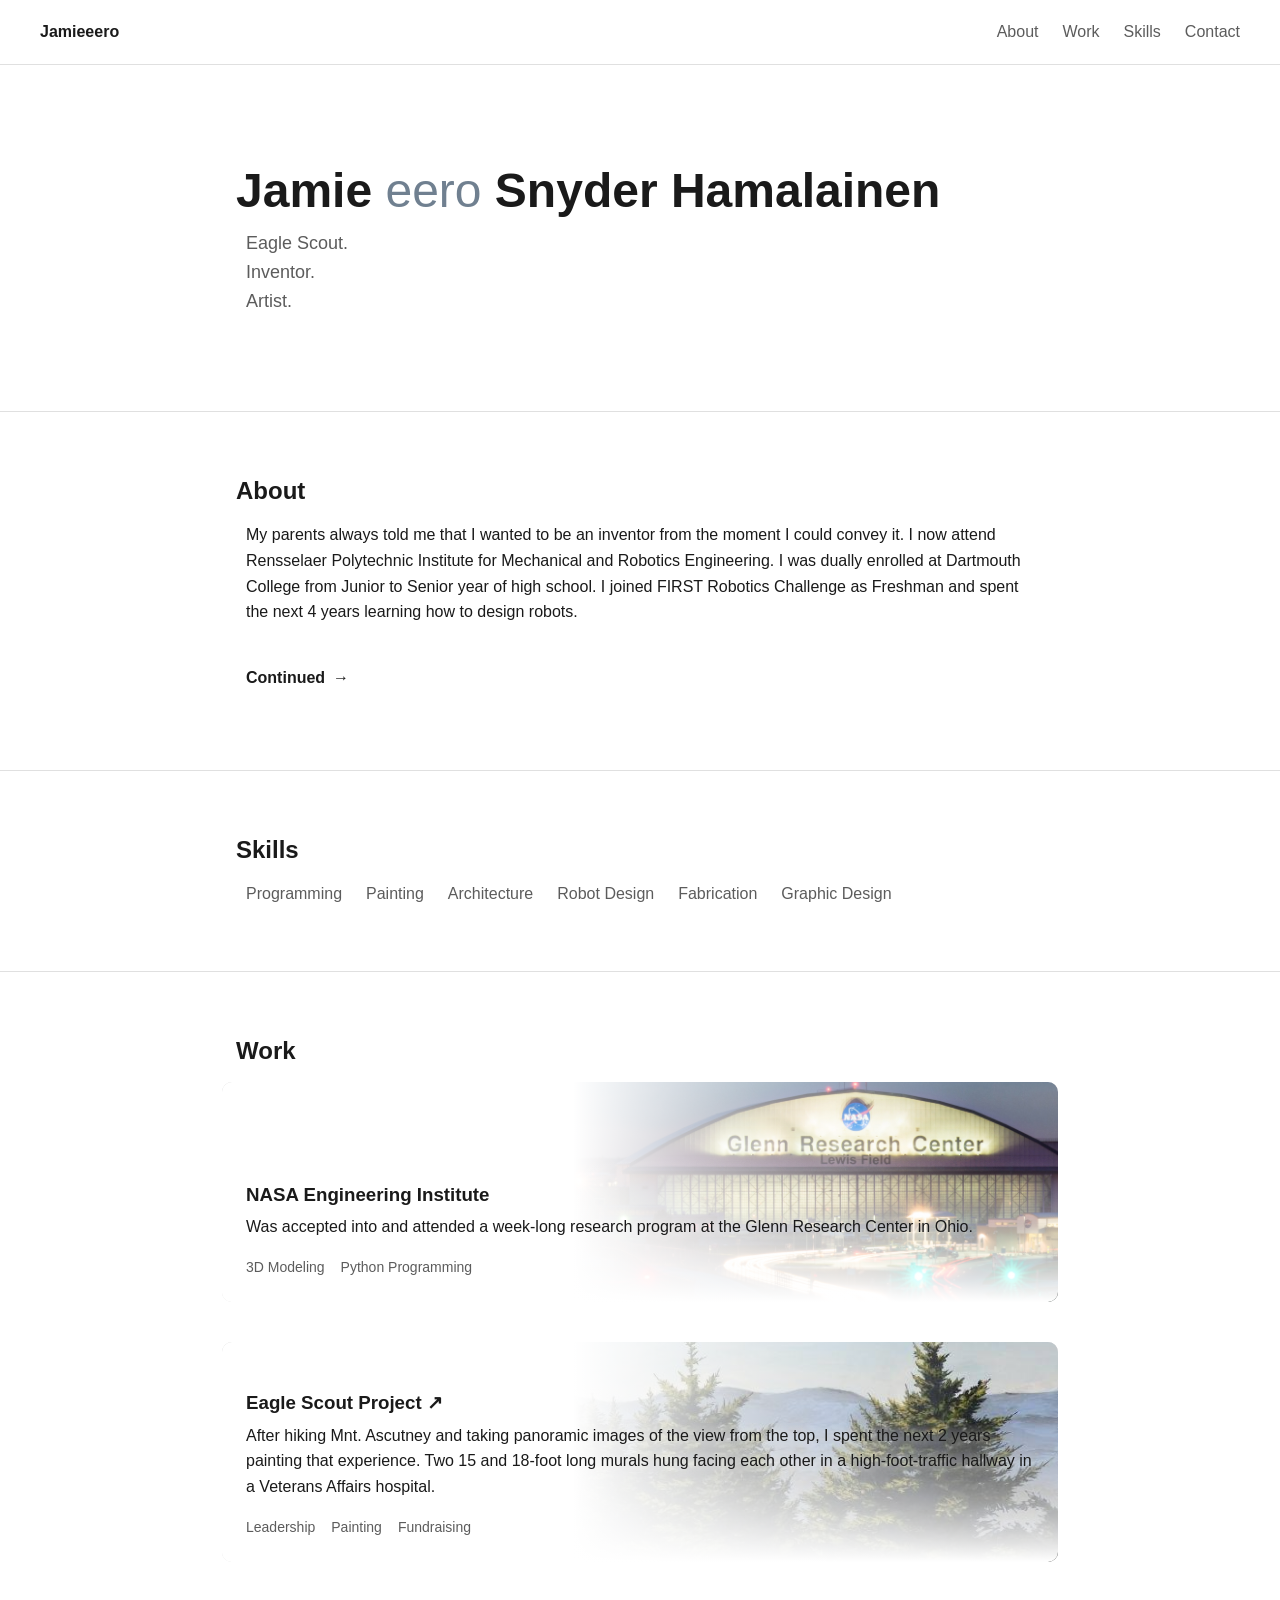
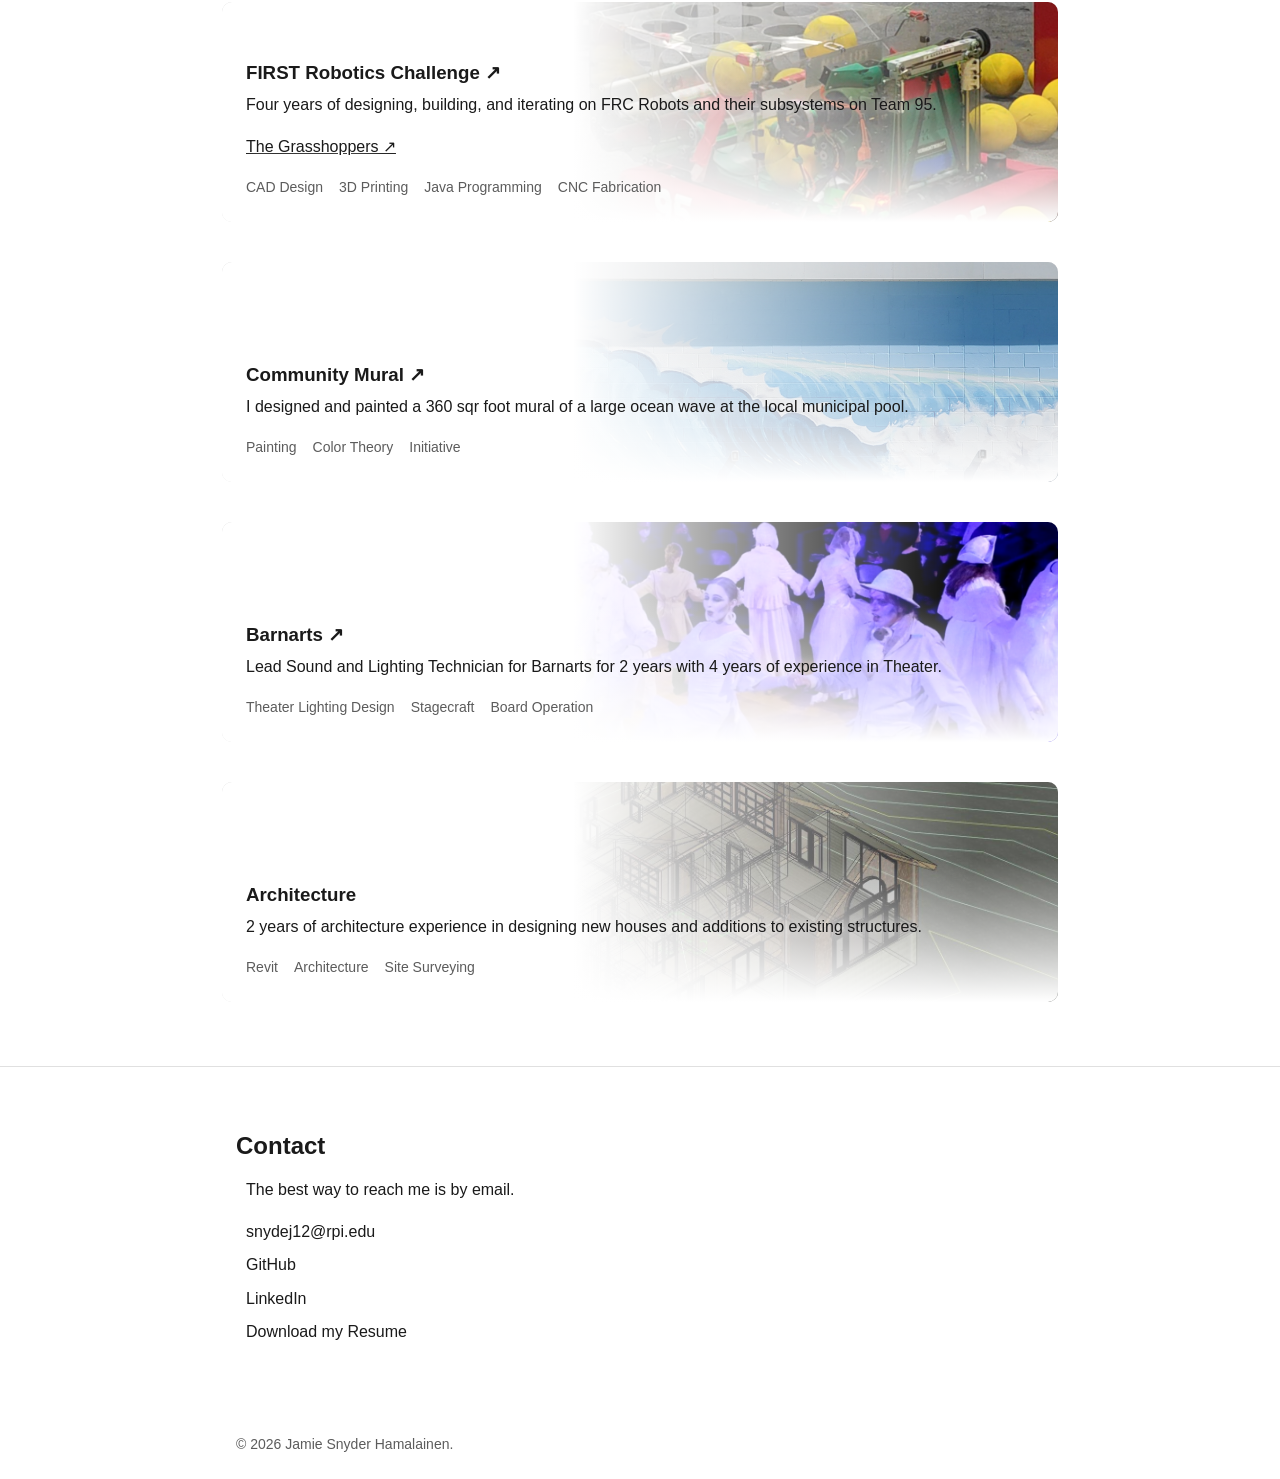
<file: index.html>
<!DOCTYPE html>
<html lang="en">
<head>
    <meta charset="UTF-8">
    <meta name="viewport" content="width=device-width, initial-scale=1.0">
    <title>Jamieeero — Portfolio</title>
    <meta name="description" content="Portfolio of Jamieeero Snyder Hamalainen.">
    <link rel="stylesheet" href="styles.css">
</head>
<body>

<a class="skip-link" href="#main">Skip to content</a>

<div class="scroll-progress" id="scrollProgress"></div>

<header class="site-header">
    <div class="header-inner">
        <a href="#" class="logo">Jamieeero</a>

        <div class="nav-cluster">
            <nav class="primary-nav" id="primaryNav">
                <ul>
                    <li><a href="about.html">About</a></li>
                    <li><a href="#work">Work</a></li>
                    <li><a href="#skills">Skills</a></li>
                    <li><a href="#contact">Contact</a></li>
                </ul>
            </nav>

            <button class="nav-toggle" id="navToggle" aria-expanded="false" aria-controls="primaryNav">
                <span class="nav-toggle-bar"></span>
                <span class="nav-toggle-bar"></span>
                <span class="nav-toggle-bar"></span>
                <span class="sr-only">Toggle menu</span>
            </button>
        </div>
    </div>
</header>

<main id="main">

    <section class="section hero" id="hero">
        <div class="container-title">
            <h1>Jamie <span style="color: slategrey; font-weight: 300;" >eero</span> Snyder Hamalainen</h1>
        </div>
        <div class="container">
            <p class="hero-subtitle">Eagle Scout.</p>
            <p class="hero-subtitle">Inventor.</p>
            <p class="hero-subtitle">Artist.</p>
        </div>
    </section>

    <section class="section" id="about">
        <div class="container-title">
            <h2>About</h2>
        </div>
        <div class="container">
            <p>
                My parents always told me that I wanted to be an inventor from the moment I could convey it. I now attend Rensselaer Polytechnic Institute
                for Mechanical and Robotics Engineering. I was dually enrolled at Dartmouth College from Junior to Senior year of high school. I joined
                FIRST Robotics Challenge as Freshman and spent the next 4 years learning how to design robots.
            </p>

            <a class="continue-link" href="about.html">
                Continued
                <span class="arrow" aria-hidden="true">→</span>
            </a>
        </div>
    </section>

    <section class="section" id="skills">
        <div class="container-title">
            <h2>Skills</h2>
        </div>
        <div class="container">
            <ul class="skills-list">
                <li>Programming</li>
                <li>Painting</li>
                <li>Architecture</li>
                <li>Robot Design</li>
                <li>Fabrication</li>
                <li>Graphic Design</li>
            </ul>
        </div>
    </section>

    <section class="section" id="work">
        <div class="container-title">
            <h2>Work</h2>
        </div>
        <div class="container">
            <div class="project-list">

                <article class="project reveal">
                    <div class="project-thumb">
                        <img src="media/glen.jpg" alt="" loading="lazy" onerror="this.parentElement.remove()">
                    </div>
                    <div class="project-body">
                        <h3><a href="">NASA Engineering Institute </a></h3>
                        <p>Was accepted into and attended a week-long research program at the Glenn Research Center in Ohio.</p>
                        <ul class="project-meta">
                            <li>3D Modeling</li>
                            <li>Python Programming</li>
                        </ul>
                    </div>
                </article>

                <article class="project reveal">
                    <div class="project-thumb">
                        <img src="media/VAMural.jpg" alt="" loading="lazy" onerror="this.parentElement.remove()">
                    </div>
                    <div class="project-body">
                        <h3><a href="eagleproject.html">Eagle Scout Project ↗</a></h3>
                        <p>After hiking Mnt. Ascutney and taking panoramic images of the view from the top, I spent the next 2 years painting that experience.
                            Two 15 and 18-foot long murals hung facing each other in a high-foot-traffic hallway in a Veterans Affairs hospital.
                        </p>
                        <ul class="project-meta">
                            <li>Leadership</li>
                            <li>Painting</li>
                            <li>Fundraising</li>
                        </ul>
                    </div>
                </article>

                <article class="project reveal">
                    <div class="project-thumb">
                        <img src="media/robotics.png" alt="" loading="lazy" onerror="this.parentElement.remove()">
                    </div>
                    <div class="project-body">
                        <h3><a href="https://www.firstinspires.org/programs/frc/" target="_blank">FIRST Robotics Challenge ↗</a></h3>
                        <p>Four years of designing, building, and iterating on FRC Robots and their subsystems on Team 95.</p>
                        <p><a href="https://www.frcteam95.com/" target="_blank">The Grasshoppers ↗</a></p>
                        <ul class="project-meta">
                            <li>CAD Design</li>
                            <li>3D Printing</li>
                            <li>Java Programming</li>
                            <li>CNC Fabrication</li>
                        </ul>
                    </div>
                </article>

                <article class="project reveal">
                    <div class="project-thumb">
                        <img src="media/poolmural.png" alt="" loading="lazy" onerror="this.parentElement.remove()">
                    </div>
                    <div class="project-body">
                        <h3><a href="poolmural.html">Community Mural ↗</a></h3>
                        <p>I designed and painted a 360 sqr foot mural of a large ocean wave at the local municipal pool.</p>
                        <ul class="project-meta">
                            <li>Painting</li>
                            <li>Color Theory</li>
                            <li>Initiative</li>
                        </ul>
                    </div>
                </article>

                <article class="project reveal">
                    <div class="project-thumb">
                        <img src="media/barnarts.png" alt="" loading="lazy" onerror="this.parentElement.remove()">
                    </div>
                    <div class="project-body">
                        <h3><a href="https://barnarts.org/" target="_blank">Barnarts ↗</a></h3>
                        <p>Lead Sound and Lighting Technician for Barnarts for 2 years with 4 years of experience in Theater.</p>
                        <ul class="project-meta">
                            <li>Theater Lighting Design</li>
                            <li>Stagecraft</li>
                            <li>Board Operation</li>
                        </ul>
                    </div>
                </article>


                <article class="project reveal">
                    <div class="project-thumb">
                        <img src="media/house.jpg" alt="" loading="lazy" onerror="this.parentElement.remove()">
                    </div>
                    <div class="project-body">
                        <h3><a href="">Architecture</a></h3>
                        <p>2 years of architecture experience in designing new houses and additions to existing structures.</p>
                        <ul class="project-meta">
                            <li>Revit</li>
                            <li>Architecture</li>
                            <li>Site Surveying</li>
                        </ul>
                    </div>
                </article>
            </div>
        </div>
    </section>


    <section class="section" id="contact">
        <div class="container-title">
            <h2>Contact</h2>
        </div>
        <div class="container">
            <p>The best way to reach me is by email.</p>
            <ul class="contact-list">
                <li><a href="mailto:snydej12@rpi.edu">snydej12@rpi.edu</a></li>
                <li><a href="https://github.com/jamieeero" target="_blank" rel="noopener noreferrer">GitHub</a></li>
                <li><a href="https://www.linkedin.com/in/jamie-snyder-hamalainen-904620434/" target="_blank" rel="noopener noreferrer">LinkedIn</a></li>
                <li><a href="media/Resume.pdf">Download my Resume</a></li>
            </ul>
        </div>
    </section>

</main>

<footer class="site-footer">
    <div class="container-title">
        <p>&copy; <span id="year"></span> Jamie Snyder Hamalainen.</p>
    </div>
</footer>

<script src="script.js"></script>
</body>
</html>
</file>
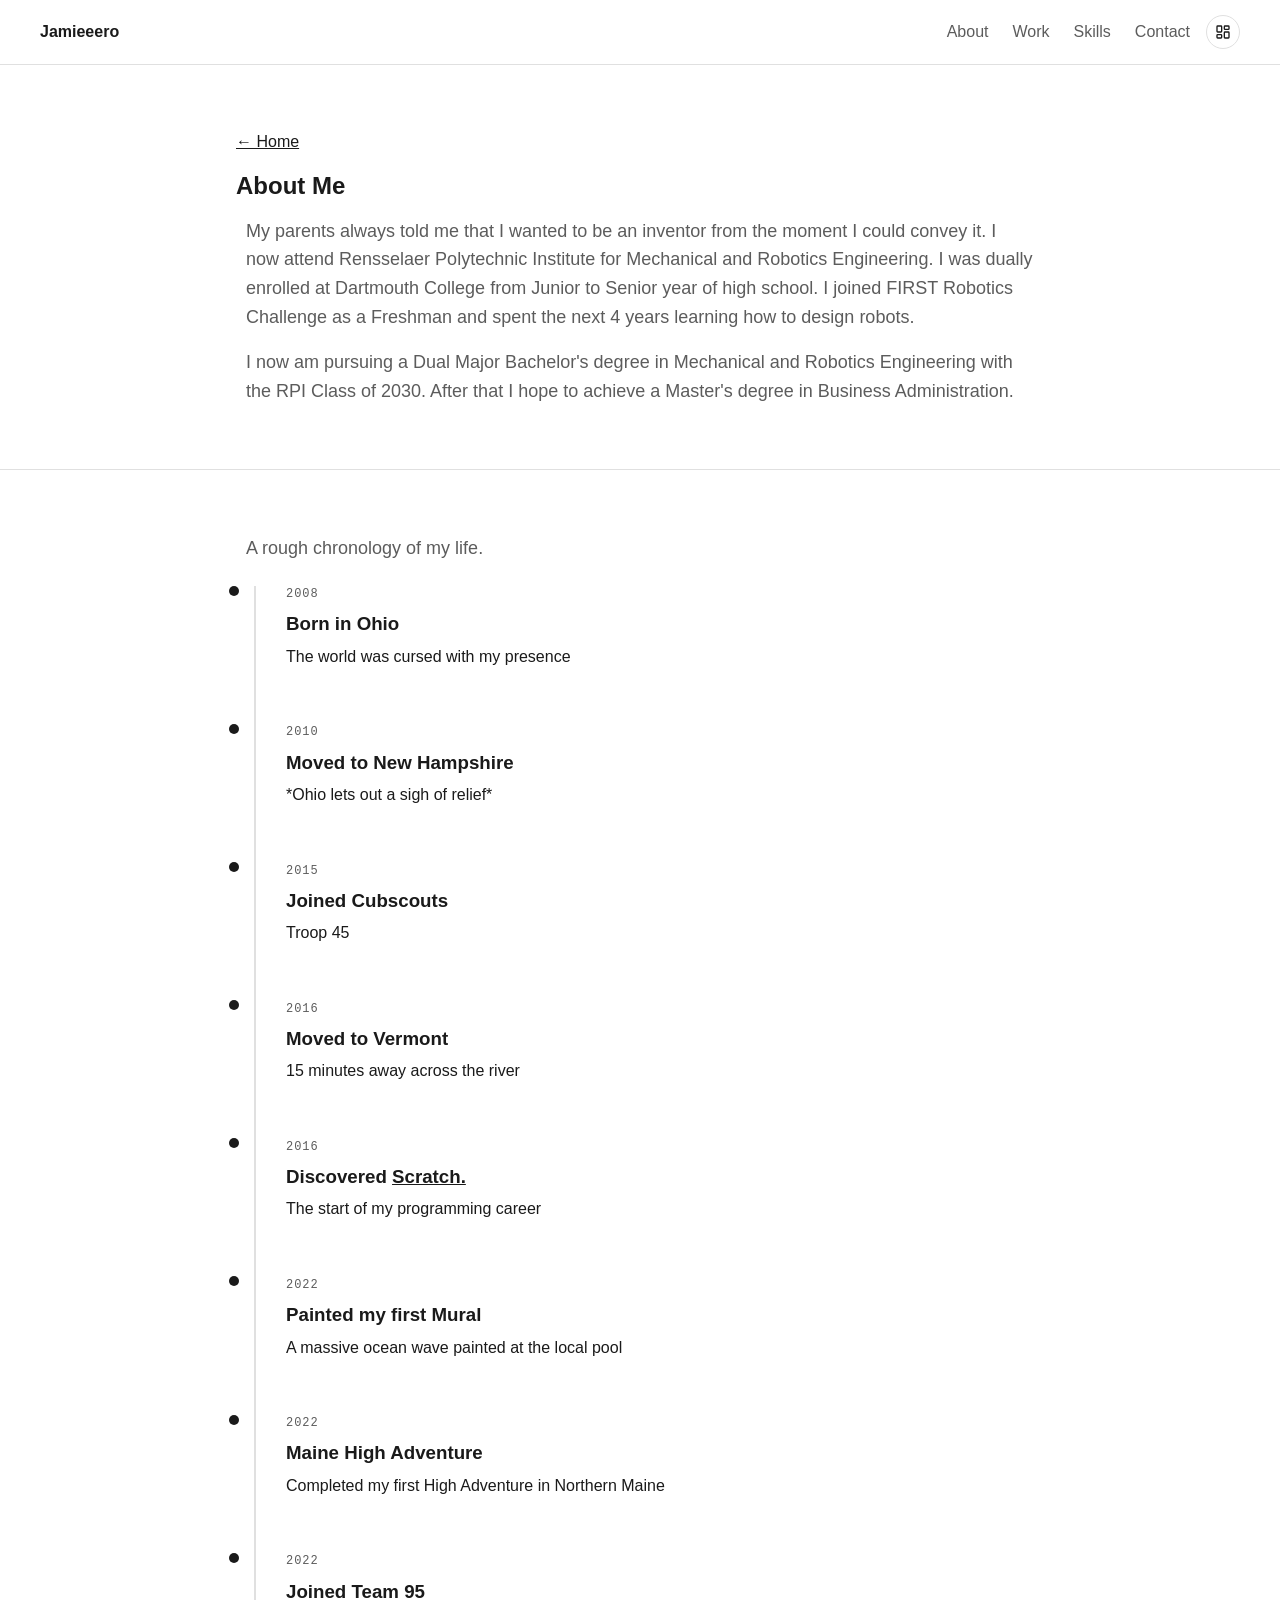
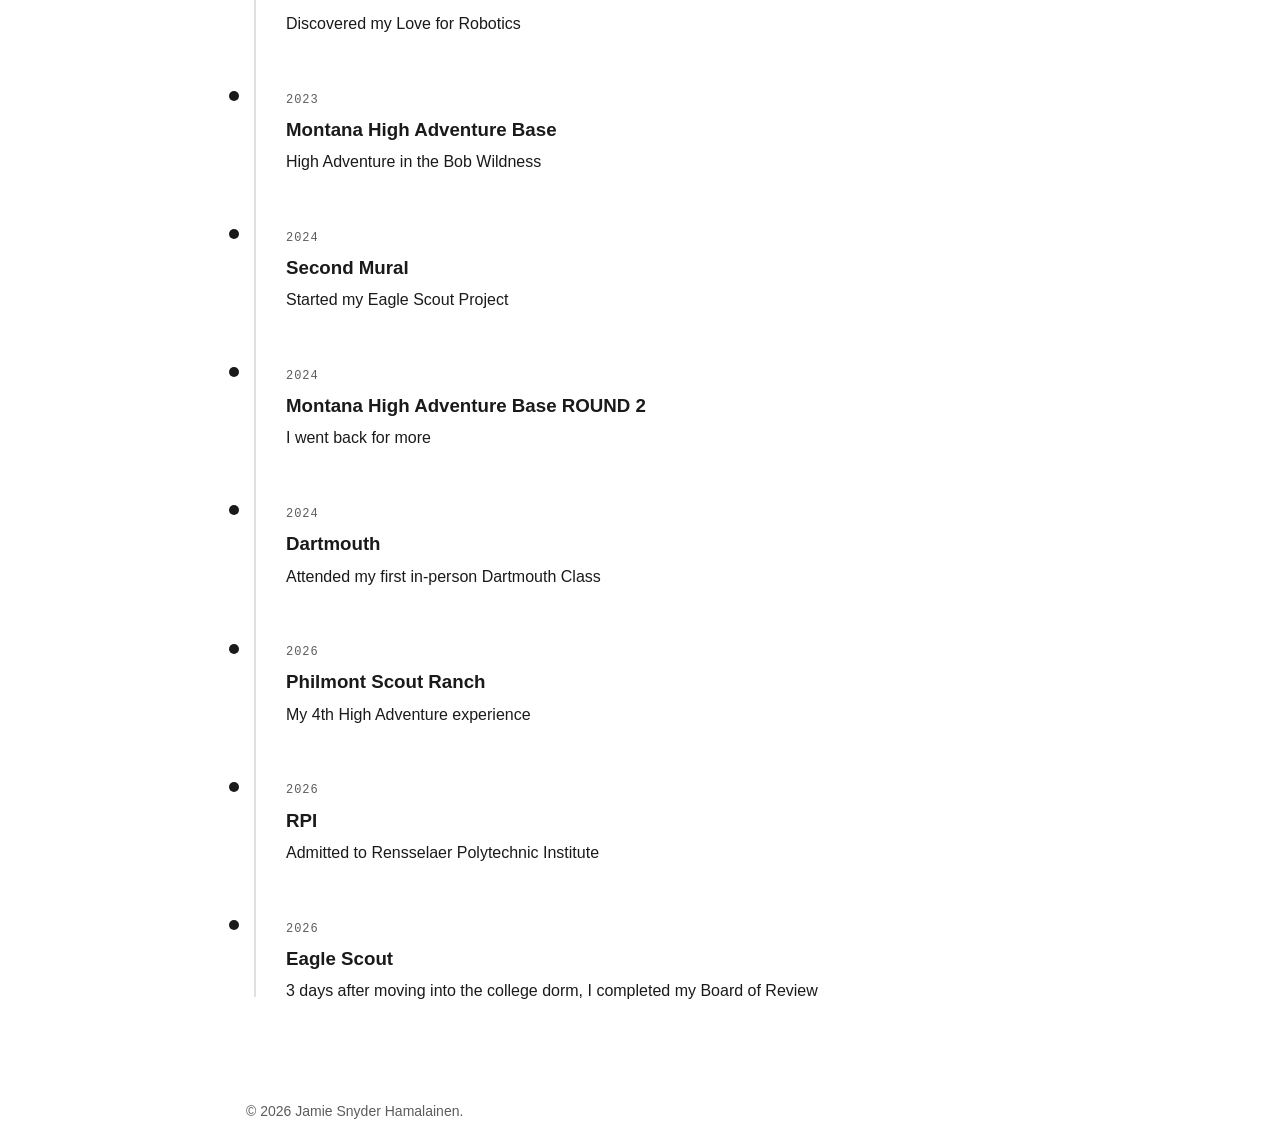
<file: about.html>
<!DOCTYPE html>
<html lang="en">
<head>
    <meta charset="UTF-8">
    <meta name="viewport" content="width=device-width, initial-scale=1.0">
    <title>About</title>
    <meta name="description" content="More Indepth About Page">
    <link rel="stylesheet" href="styles.css">
</head>
<body>

<a class="skip-link" href="#main">Skip to content</a>

<div class="scroll-progress" id="scrollProgress"></div>

<header class="site-header">
    <div class="header-inner">
        <a href="index.html" class="logo">Jamieeero</a>

        <div class="nav-cluster">
            <nav class="primary-nav" id="primaryNav">
                <ul>
                    <li><a href="about.html">About</a></li>
                    <li><a href="index.html#work">Work</a></li>
                    <li><a href="index.html#skills">Skills</a></li>
                    <li><a href="index.html#contact">Contact</a></li>
                </ul>
            </nav>

            <a class="dashboard-link" href="https://dashboard.jamieeero.com" aria-label="Open dashboard">
                <svg viewBox="0 0 24 24" fill="none" stroke="currentColor" stroke-width="2" stroke-linecap="round" stroke-linejoin="round" aria-hidden="true">
                    <rect width="7" height="9" x="3" y="3" rx="1"></rect>
                    <rect width="7" height="5" x="14" y="3" rx="1"></rect>
                    <rect width="7" height="9" x="14" y="12" rx="1"></rect>
                    <rect width="7" height="5" x="3" y="16" rx="1"></rect>
                </svg>
            </a>

            <button class="nav-toggle" id="navToggle" aria-expanded="false" aria-controls="primaryNav">
                <span class="nav-toggle-bar"></span>
                <span class="nav-toggle-bar"></span>
                <span class="nav-toggle-bar"></span>
                <span class="sr-only">Toggle menu</span>
            </button>
        </div>
    </div>
</header>

<main id="main">
    <section class="section" id="about-paragraph">
        <div class="container-title">
            <p class="back-link"><a href="index.html">&larr; Home</a></p>
            <h1>About Me</h1>
        </div>
        <div class="container">

            <p class="hero-subtitle">
                My parents always told me that I wanted to be an inventor from the moment I could convey it. I now attend Rensselaer Polytechnic Institute
                for Mechanical and Robotics Engineering. I was dually enrolled at Dartmouth College from Junior to Senior year of high school. I joined
                FIRST Robotics Challenge as a Freshman and spent the next 4 years learning how to design robots.
            </p>
            <p></p>
            <p class="hero-subtitle">
                I now am pursuing a Dual Major Bachelor's degree in Mechanical and Robotics Engineering with the RPI Class of 2030. After that I hope to
                achieve a Master's degree in Business Administration.
            </p>
        </div>
    </section>


    <section class="section" id="timeline">

        <div class="container">

            <p class="hero-subtitle">
                A rough chronology of my life.
            </p>
            <p></p>
            <p></p>
            <p></p>
        </div>


        <div class="container">
            <ol class="timeline">

                <li class="timeline-entry reveal">
                    <span class="timeline-era">2008</span>
                    <h3>Born in Ohio</h3>
                    <p>The world was cursed with my presence</p>
                </li>

                <li class="timeline-entry reveal">
                    <span class="timeline-era">2010</span>
                    <h3>Moved to New Hampshire</h3>
                    <p>*Ohio lets out a sigh of relief*</p>
                </li>

                <li class="timeline-entry reveal">
                    <span class="timeline-era">2015</span>
                    <h3>Joined Cubscouts</h3>
                    <p>Troop 45</p>
                </li>

                <li class="timeline-entry reveal">
                    <span class="timeline-era">2016</span>
                    <h3>Moved to Vermont</h3>
                    <p>15 minutes away across the river</p>
                </li>

                <li class="timeline-entry reveal">
                    <span class="timeline-era">2016</span>
                    <h3>Discovered <a href="https://scratch.mit.edu">Scratch.</a></h3>
                    <p>The start of my programming career</p>
                </li>


                <li class="timeline-entry reveal">
                    <span class="timeline-era">2022</span>
                    <h3>Painted my first Mural</h3>
                    <p>A massive ocean wave painted at the local pool</p>
                </li>

                <li class="timeline-entry reveal">
                    <span class="timeline-era">2022</span>
                    <h3>Maine High Adventure</h3>
                    <p>Completed my first High Adventure in Northern Maine</p>
                </li>

                <li class="timeline-entry reveal">
                    <span class="timeline-era">2022</span>
                    <h3>Joined Team 95</h3>
                    <p>Discovered my Love for Robotics</p>
                </li>

                <li class="timeline-entry reveal">
                    <span class="timeline-era">2023</span>
                    <h3>Montana High Adventure Base </h3>
                    <p>High Adventure in the Bob Wildness</p>
                </li>


                <li class="timeline-entry reveal">
                    <span class="timeline-era">2024</span>
                    <h3>Second Mural</h3>
                    <p>Started my Eagle Scout Project</p>
                </li>

                <li class="timeline-entry reveal">
                    <span class="timeline-era">2024</span>
                    <h3>Montana High Adventure Base ROUND 2</h3>
                    <p>I went back for more</p>
                </li>

                <li class="timeline-entry reveal">
                    <span class="timeline-era">2024</span>
                    <h3>Dartmouth</h3>
                    <p>Attended my first in-person Dartmouth Class</p>
                </li>

                <li class="timeline-entry reveal">
                    <span class="timeline-era">2026</span>
                    <h3>Philmont Scout Ranch</h3>
                    <p>My 4th High Adventure experience</p>
                </li>

                <li class="timeline-entry reveal">
                    <span class="timeline-era">2026</span>
                    <h3>RPI</h3>
                    <p>Admitted to Rensselaer Polytechnic Institute</p>
                </li>

                <li class="timeline-entry reveal">
                    <span class="timeline-era">2026</span>
                    <h3>Eagle Scout</h3>
                    <p>3 days after moving into the college dorm, I completed my Board of Review</p>
                </li>

            </ol>
        </div>
    </section>

</main>

<footer class="site-footer">
    <div class="container">
        <p>&copy; <span id="year"></span> Jamie Snyder Hamalainen.</p>
    </div>
</footer>

<script src="script.js"></script>
</body>
</html>
</file>
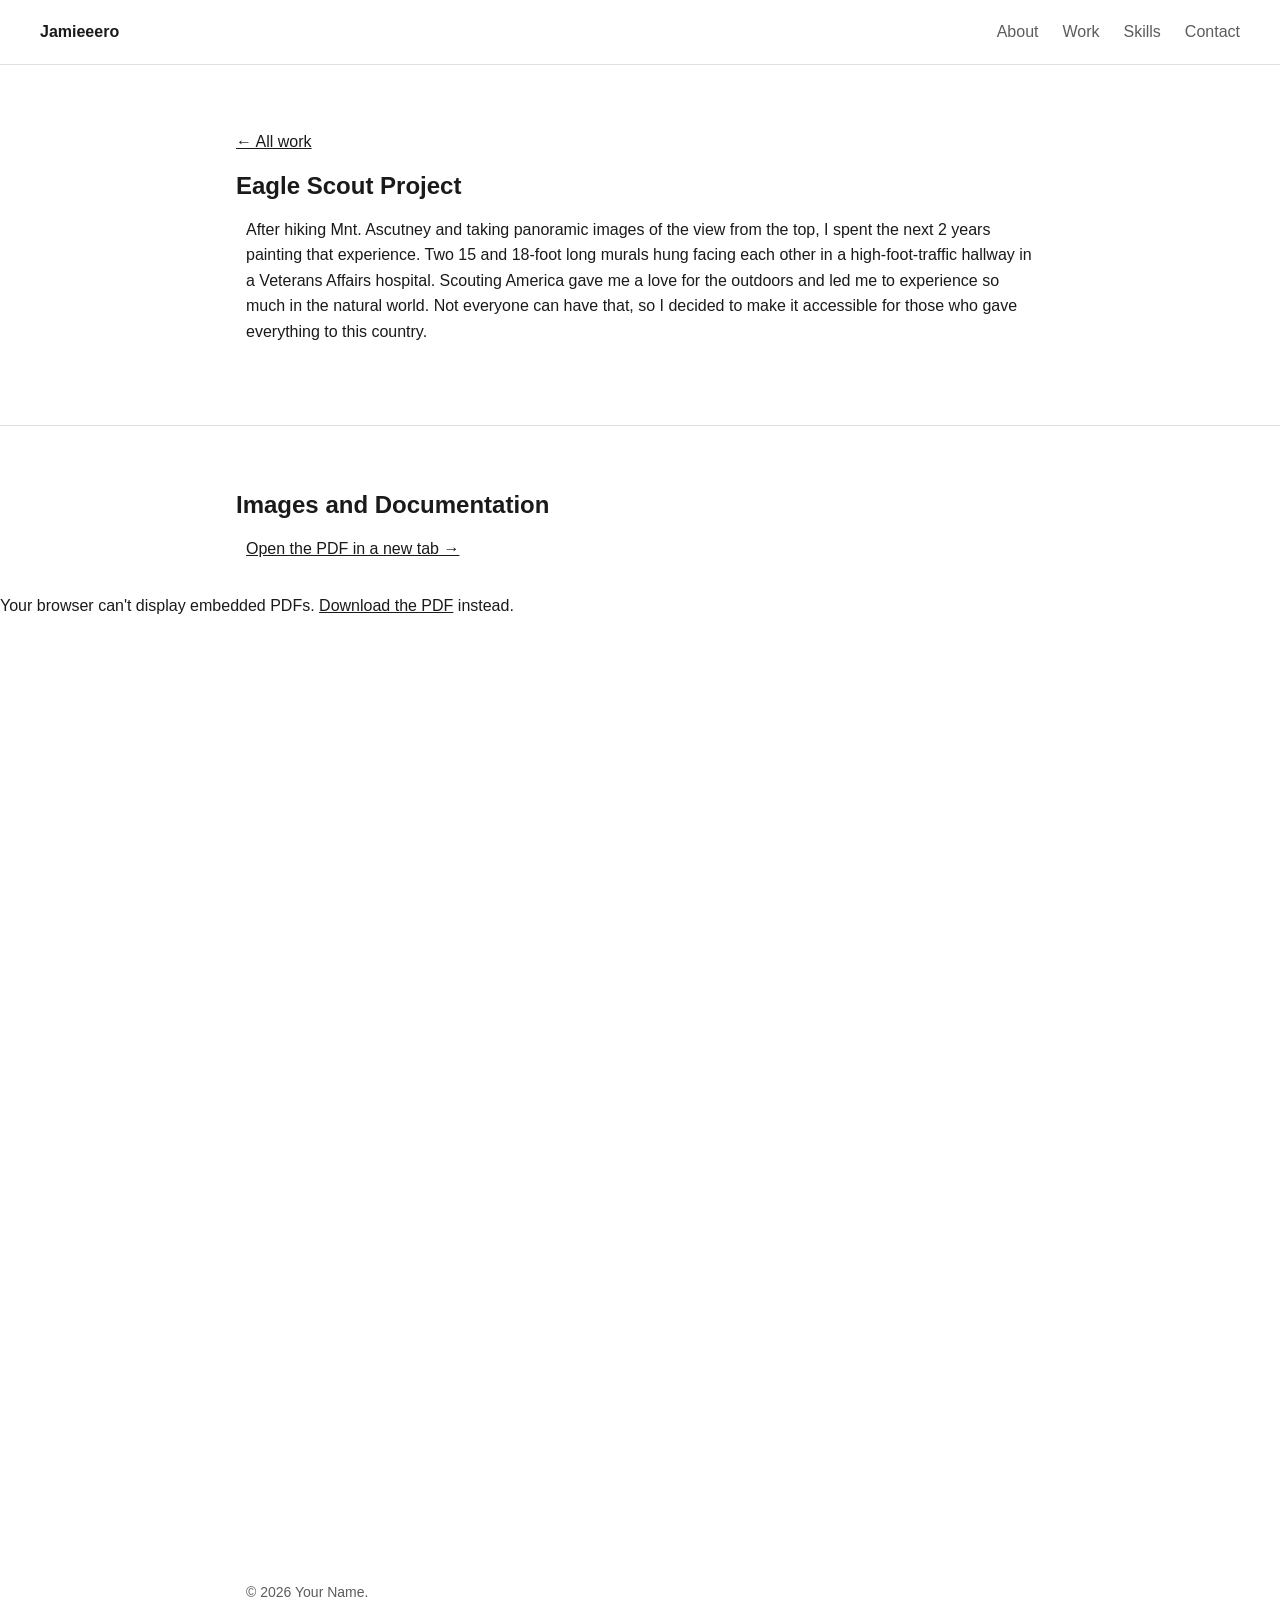
<file: eagleproject.html>
<!DOCTYPE html>
<html lang="en">
<head>
    <meta charset="UTF-8">
    <meta name="viewport" content="width=device-width, initial-scale=1.0">
    <title>Eagle Project</title>
    <meta name="description" content="My Eagle Scout Project">
    <link rel="stylesheet" href="styles.css">
</head>
<body>

<a class="skip-link" href="#main">Skip to content</a>

<header class="site-header">
    <div class="header-inner">
        <a href="index.html" class="logo">Jamieeero</a>

        <button class="nav-toggle" id="navToggle" aria-expanded="false" aria-controls="primaryNav">
            <span class="nav-toggle-bar"></span>
            <span class="nav-toggle-bar"></span>
            <span class="nav-toggle-bar"></span>
            <span class="sr-only">Toggle menu</span>
        </button>

        <nav class="primary-nav" id="primaryNav">
            <ul>
                <li><a href="about.html">About</a></li>
                <li><a href="index.html#work">Work</a></li>
                <li><a href="index.html#skills">Skills</a></li>
                <li><a href="index.html#contact">Contact</a></li>
            </ul>
        </nav>
    </div>
</header>

<main id="main">

    <!-- TITLE + ABSTRACT -->
    <section class="section" id="project-intro">
        <div class="container-title">
            <p class="back-link"><a href="index.html#work">&larr; All work</a></p>

            <h1>Eagle Scout Project</h1>
        </div>
        <div class="container">
            <p> After hiking Mnt. Ascutney and taking panoramic images of the view from the top, I spent the next 2 years painting that experience.
                Two 15 and 18-foot long murals hung facing each other in a high-foot-traffic hallway in a Veterans Affairs hospital. Scouting America
                gave me a love for the outdoors and led me to experience so much in the natural world. Not everyone can have that, so I decided to make
                it accessible for those who gave everything to this country.
            </p>
        </div>
    </section>

    <section class="section" id="project-pdf">
        <div class="container-title">
            <h2>Images and Documentation</h2>
        </div>
        <div class="container">
            <p class="pdf-toplink">
                <a href="media/EagleProject.pdf" target="_blank" rel="noopener noreferrer">Open the PDF in a new tab &rarr;</a>
            </p>
        </div>

        <div class="pdf-viewer">
            <object data="media/EagleProject.pdf#view=FitH" type="application/pdf" class="pdf-embed">
                <p class="pdf-fallback">
                    Your browser can't display embedded PDFs.
                    <a href="media/EagleProject.pdf">Download the PDF</a> instead.
                </p>
            </object>
        </div>
    </section>


</main>

<footer class="site-footer">
    <div class="container">
        <p>&copy; <span id="year"></span> Your Name.</p>
    </div>
</footer>

<script src="script.js"></script>
</body>
</html>
</file>
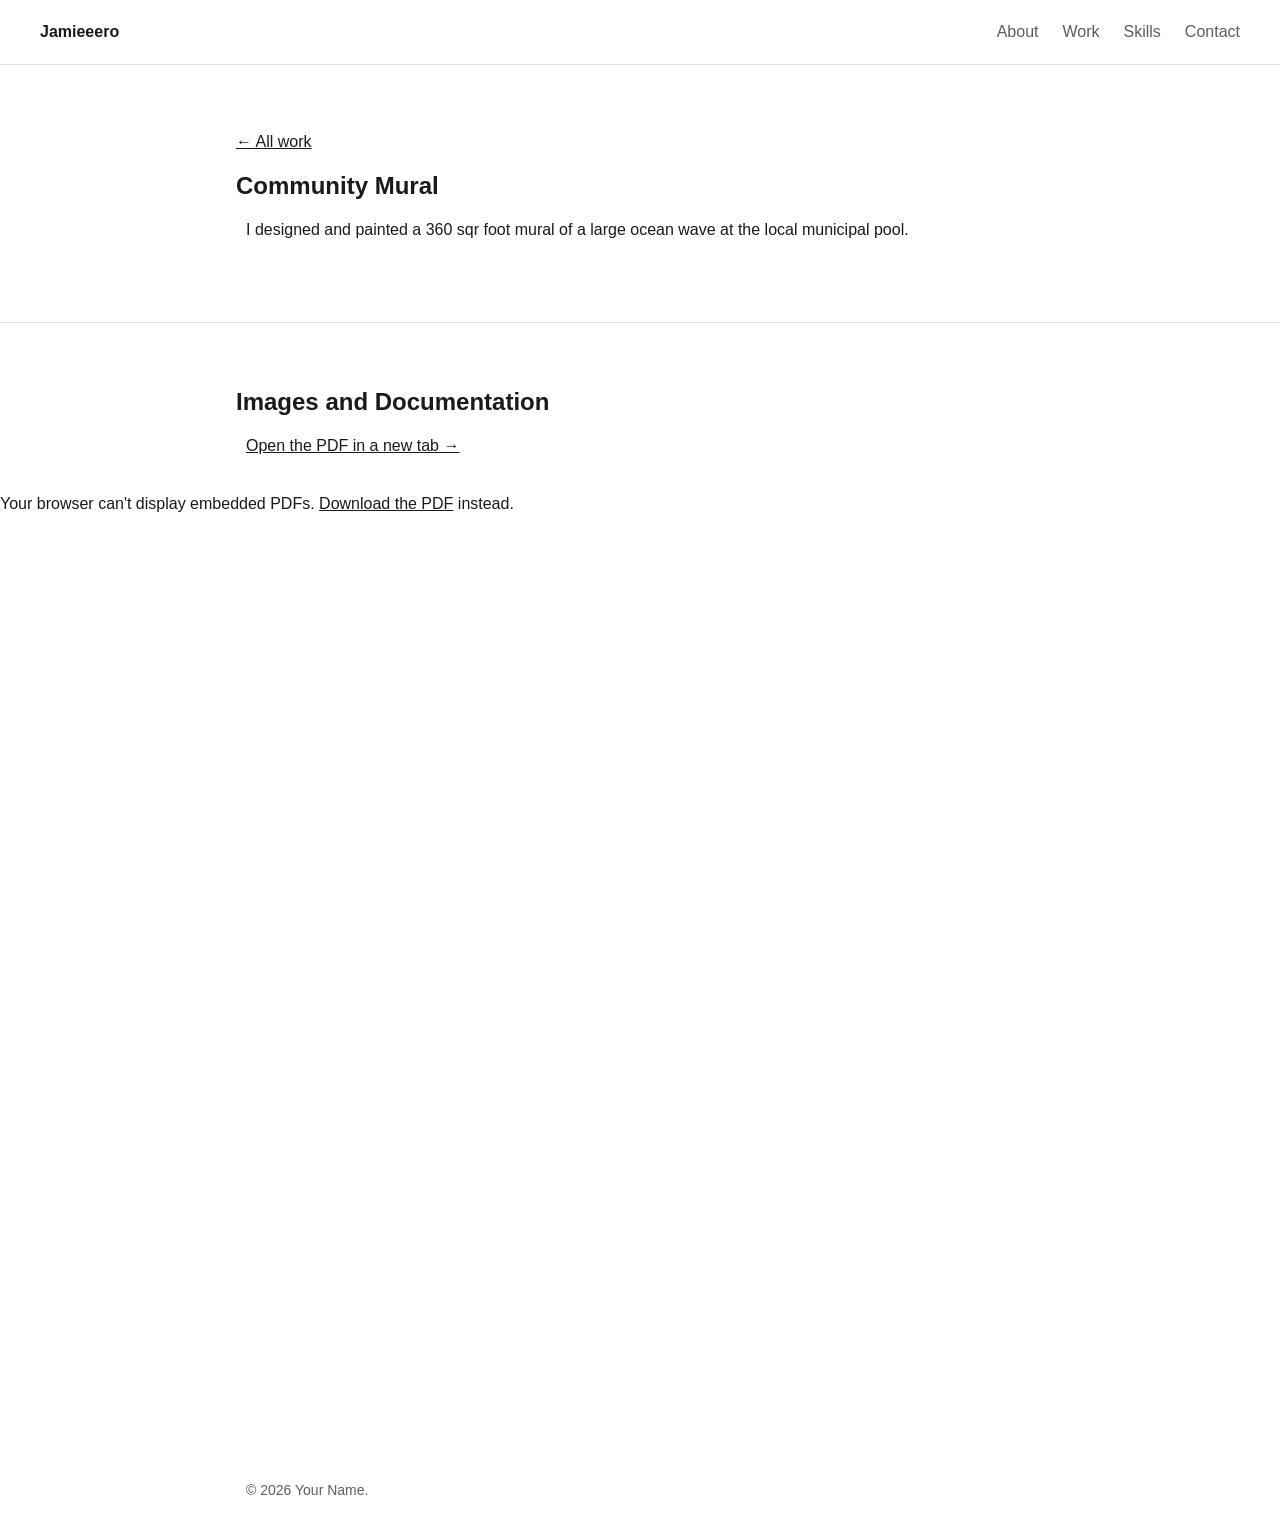
<file: poolmural.html>
<!DOCTYPE html>
<html lang="en">
<head>
    <meta charset="UTF-8">
    <meta name="viewport" content="width=device-width, initial-scale=1.0">
    <title>Community Mural</title>
    <meta name="description" content="Mural at Local Municipal Pool">
    <link rel="stylesheet" href="styles.css">
</head>
<body>

<a class="skip-link" href="#main">Skip to content</a>

<header class="site-header">
    <div class="header-inner">
        <a href="index.html" class="logo">Jamieeero</a>

        <button class="nav-toggle" id="navToggle" aria-expanded="false" aria-controls="primaryNav">
            <span class="nav-toggle-bar"></span>
            <span class="nav-toggle-bar"></span>
            <span class="nav-toggle-bar"></span>
            <span class="sr-only">Toggle menu</span>
        </button>

        <nav class="primary-nav" id="primaryNav">
            <ul>
                <li><a href="about.html">About</a></li>
                <li><a href="index.html#work">Work</a></li>
                <li><a href="index.html#skills">Skills</a></li>
                <li><a href="index.html#contact">Contact</a></li>
            </ul>
        </nav>
    </div>
</header>

<main id="main">

    <!-- TITLE + ABSTRACT -->
    <section class="section" id="project-intro">
        <div class="container-title">
            <p class="back-link"><a href="index.html#work">&larr; All work</a></p>

            <h1>Community Mural</h1>
        </div>
        <div class="container">
            <p> I designed and painted a 360 sqr foot mural of a large ocean wave at the local municipal pool.
            </p>
        </div>
    </section>

    <section class="section" id="project-pdf">
        <div class="container-title">
            <h2>Images and Documentation</h2>
        </div>
        <div class="container">
            <p class="pdf-toplink">
                <a href="media/poolmural.pdf" target="_blank" rel="noopener noreferrer">Open the PDF in a new tab &rarr;</a>
            </p>
        </div>

        <div class="pdf-viewer">
            <object data="media/poolmural.pdf#view=FitH" type="application/pdf" class="pdf-embed">
                <p class="pdf-fallback">
                    Your browser can't display embedded PDFs.
                    <a href="media/poolmural.pdf">Download the PDF</a> instead.
                </p>
            </object>
        </div>
    </section>

</main>

<footer class="site-footer">
    <div class="container">
        <p>&copy; <span id="year"></span> Your Name.</p>
    </div>
</footer>

<script src="script.js"></script>
</body>
</html>
</file>
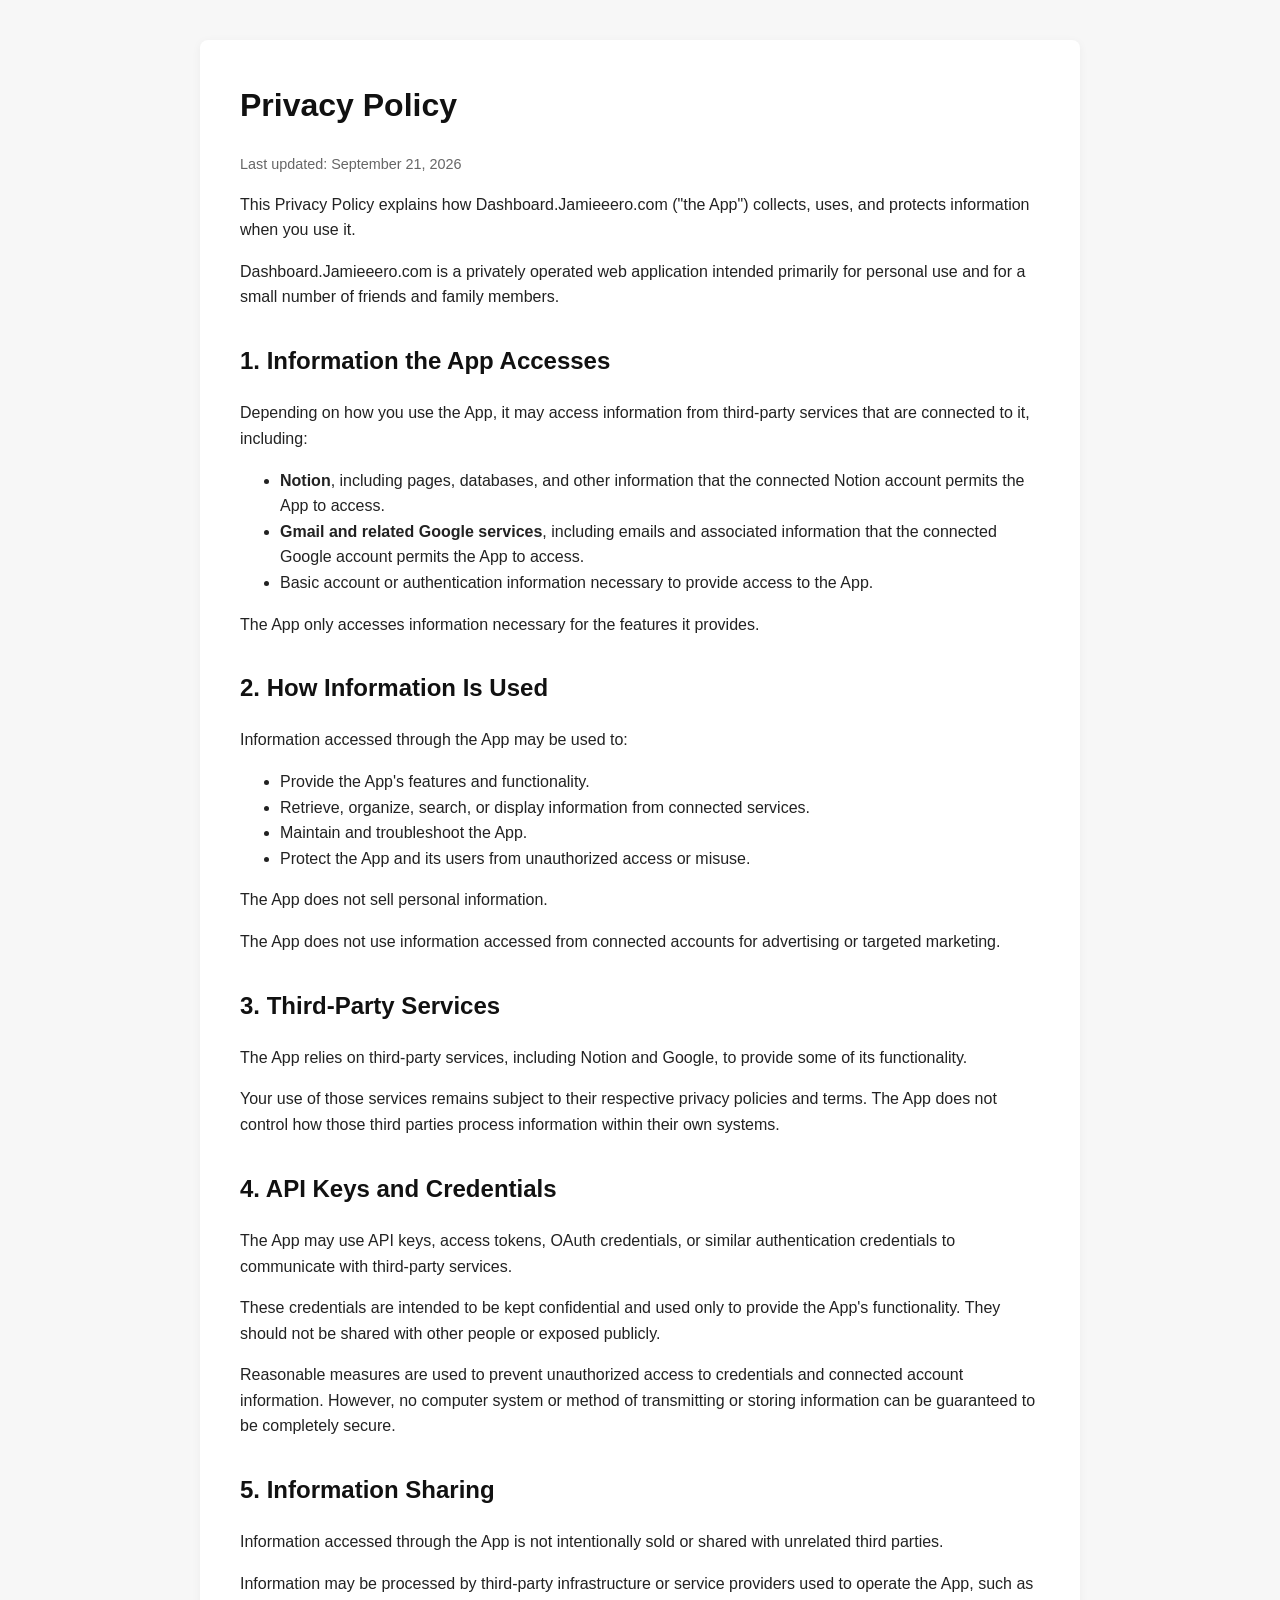
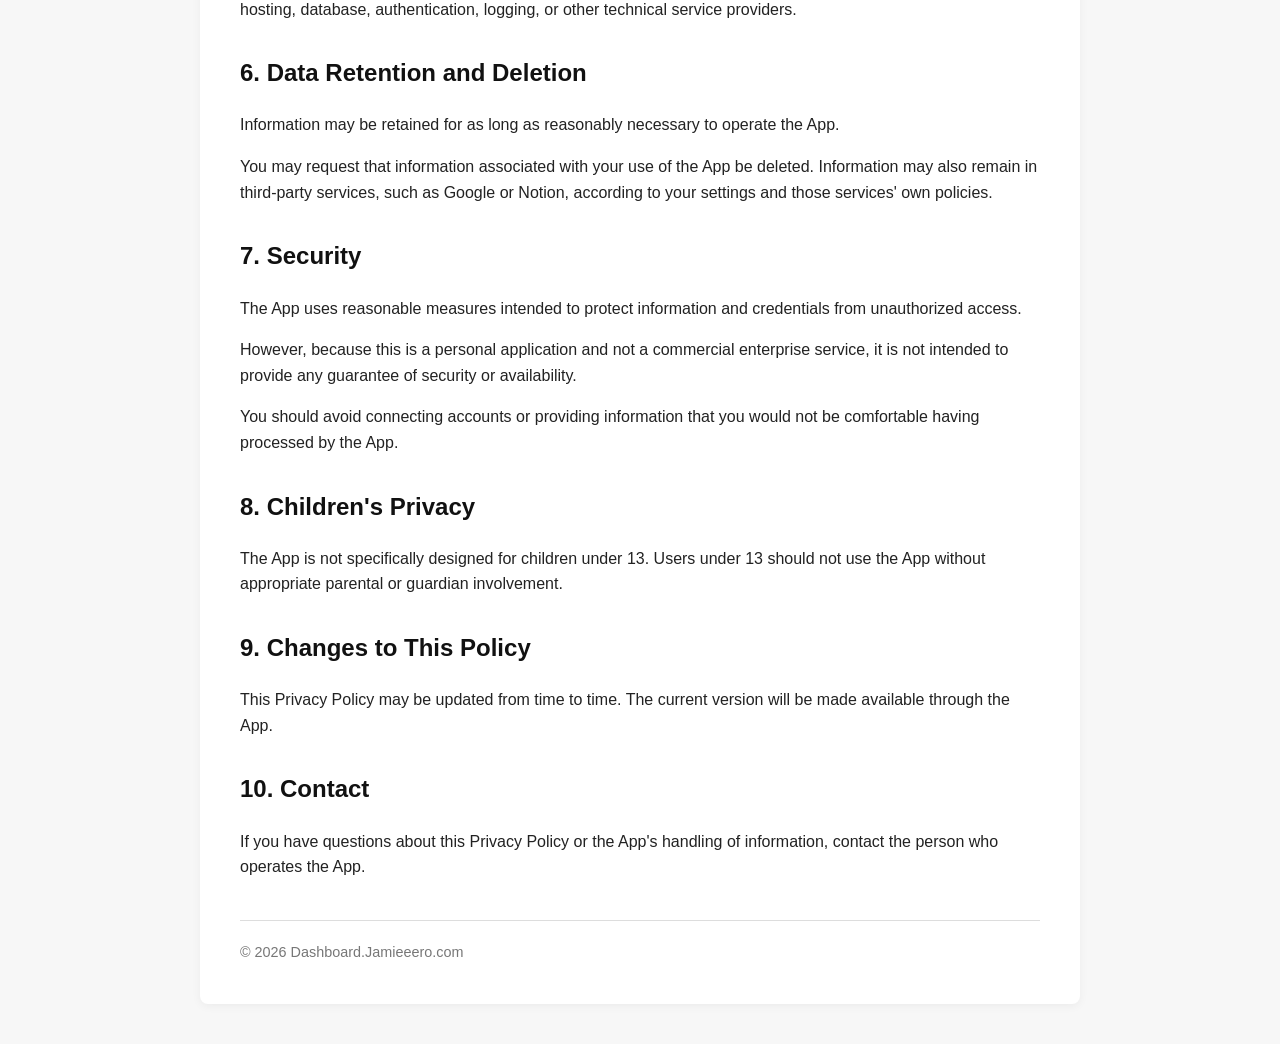
<file: privacy.html>
<!DOCTYPE html>
<html lang="en">
<head>
    <meta charset="UTF-8">
    <meta name="viewport" content="width=device-width, initial-scale=1.0">
    <title>Privacy Policy — Dashboard.Jamieeero.com</title>
    <style>
        body {
          font-family: Arial, sans-serif;
          line-height: 1.6;
          color: #222;
          background: #f7f7f7;
          margin: 0;
          padding: 0;
        }

        main {
          max-width: 800px;
          margin: 40px auto;
          padding: 40px;
          background: #fff;
          border-radius: 8px;
          box-shadow: 0 2px 10px rgba(0, 0, 0, 0.05);
        }

        h1, h2 {
          color: #111;
        }

        h1 {
          margin-top: 0;
        }

        h2 {
          margin-top: 32px;
        }

        .updated {
          color: #666;
          font-size: 0.9rem;
        }

        a {
          color: #2563eb;
        }

        footer {
          margin-top: 40px;
          padding-top: 20px;
          border-top: 1px solid #ddd;
          color: #777;
          font-size: 0.9rem;
        }
    </style>
</head>
<body>
<main>
    <h1>Privacy Policy</h1>
    <p class="updated">Last updated: September 21, 2026</p>

    <p>
        This Privacy Policy explains how Dashboard.Jamieeero.com
        ("the App") collects, uses, and protects information when you use it.
    </p>

    <p>
        Dashboard.Jamieeero.com is a privately operated web application
        intended primarily for personal use and for a small number of
        friends and family members.
    </p>

    <h2>1. Information the App Accesses</h2>

    <p>
        Depending on how you use the App, it may access information from
        third-party services that are connected to it, including:
    </p>

    <ul>
        <li>
            <strong>Notion</strong>, including pages, databases, and other
            information that the connected Notion account permits the App to access.
        </li>
        <li>
            <strong>Gmail and related Google services</strong>, including emails
            and associated information that the connected Google account permits
            the App to access.
        </li>
        <li>
            Basic account or authentication information necessary to provide
            access to the App.
        </li>
    </ul>

    <p>
        The App only accesses information necessary for the features it provides.
    </p>

    <h2>2. How Information Is Used</h2>

    <p>Information accessed through the App may be used to:</p>

    <ul>
        <li>Provide the App's features and functionality.</li>
        <li>Retrieve, organize, search, or display information from connected services.</li>
        <li>Maintain and troubleshoot the App.</li>
        <li>Protect the App and its users from unauthorized access or misuse.</li>
    </ul>

    <p>
        The App does not sell personal information.
    </p>

    <p>
        The App does not use information accessed from connected accounts
        for advertising or targeted marketing.
    </p>

    <h2>3. Third-Party Services</h2>

    <p>
        The App relies on third-party services, including Notion and Google,
        to provide some of its functionality.
    </p>

    <p>
        Your use of those services remains subject to their respective
        privacy policies and terms. The App does not control how those
        third parties process information within their own systems.
    </p>

    <h2>4. API Keys and Credentials</h2>

    <p>
        The App may use API keys, access tokens, OAuth credentials, or similar
        authentication credentials to communicate with third-party services.
    </p>

    <p>
        These credentials are intended to be kept confidential and used only
        to provide the App's functionality. They should not be shared with
        other people or exposed publicly.
    </p>

    <p>
        Reasonable measures are used to prevent unauthorized access to
        credentials and connected account information. However, no computer
        system or method of transmitting or storing information can be
        guaranteed to be completely secure.
    </p>

    <h2>5. Information Sharing</h2>

    <p>
        Information accessed through the App is not intentionally sold or
        shared with unrelated third parties.
    </p>

    <p>
        Information may be processed by third-party infrastructure or service
        providers used to operate the App, such as hosting, database,
        authentication, logging, or other technical service providers.
    </p>

    <h2>6. Data Retention and Deletion</h2>

    <p>
        Information may be retained for as long as reasonably necessary to
        operate the App.
    </p>

    <p>
        You may request that information associated with your use of the App
        be deleted. Information may also remain in third-party services,
        such as Google or Notion, according to your settings and those
        services' own policies.
    </p>

    <h2>7. Security</h2>

    <p>
        The App uses reasonable measures intended to protect information and
        credentials from unauthorized access.
    </p>

    <p>
        However, because this is a personal application and not a commercial
        enterprise service, it is not intended to provide any guarantee of
        security or availability.
    </p>

    <p>
        You should avoid connecting accounts or providing information that
        you would not be comfortable having processed by the App.
    </p>

    <h2>8. Children's Privacy</h2>

    <p>
        The App is not specifically designed for children under 13.
        Users under 13 should not use the App without appropriate parental
        or guardian involvement.
    </p>

    <h2>9. Changes to This Policy</h2>

    <p>
        This Privacy Policy may be updated from time to time. The current
        version will be made available through the App.
    </p>

    <h2>10. Contact</h2>

    <p>
        If you have questions about this Privacy Policy or the App's
        handling of information, contact the person who operates the App.
    </p>

    <footer>
        &copy; 2026 Dashboard.Jamieeero.com
    </footer>
</main>
</body>
</html>
</file>
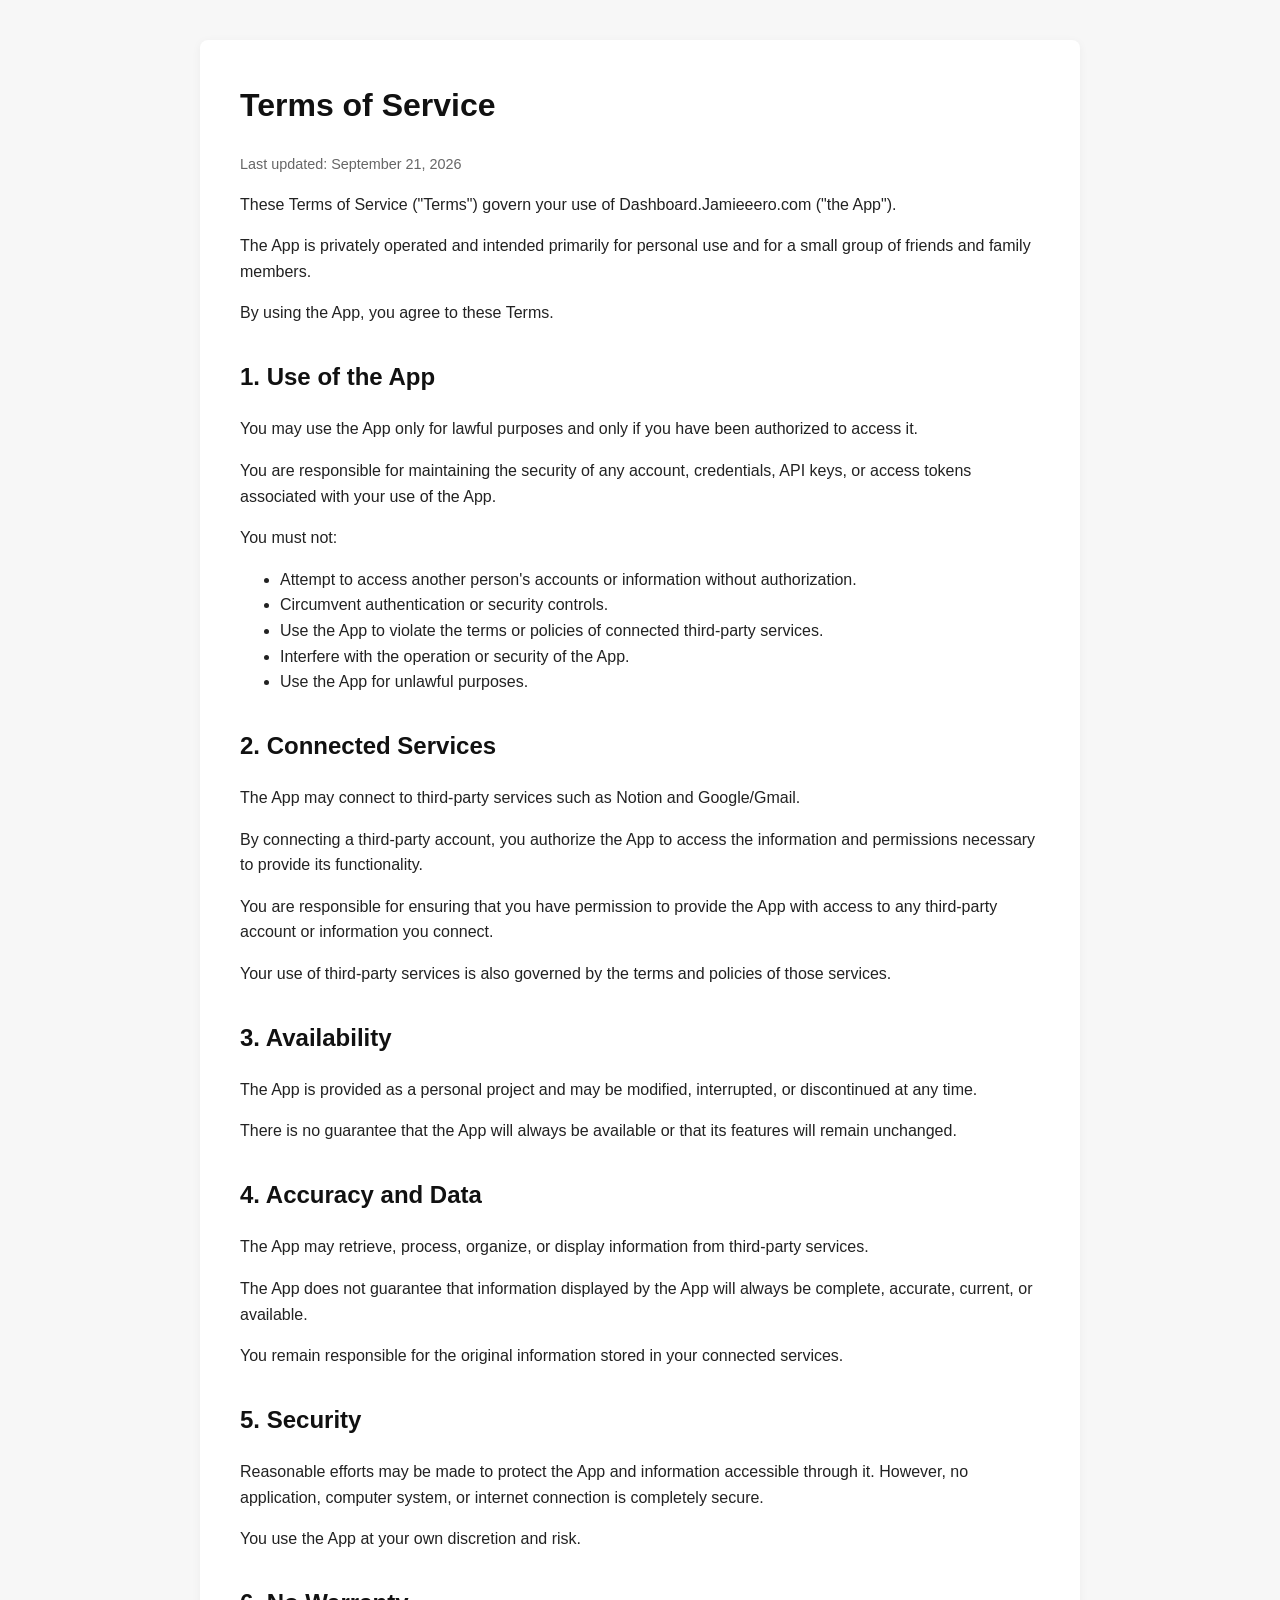
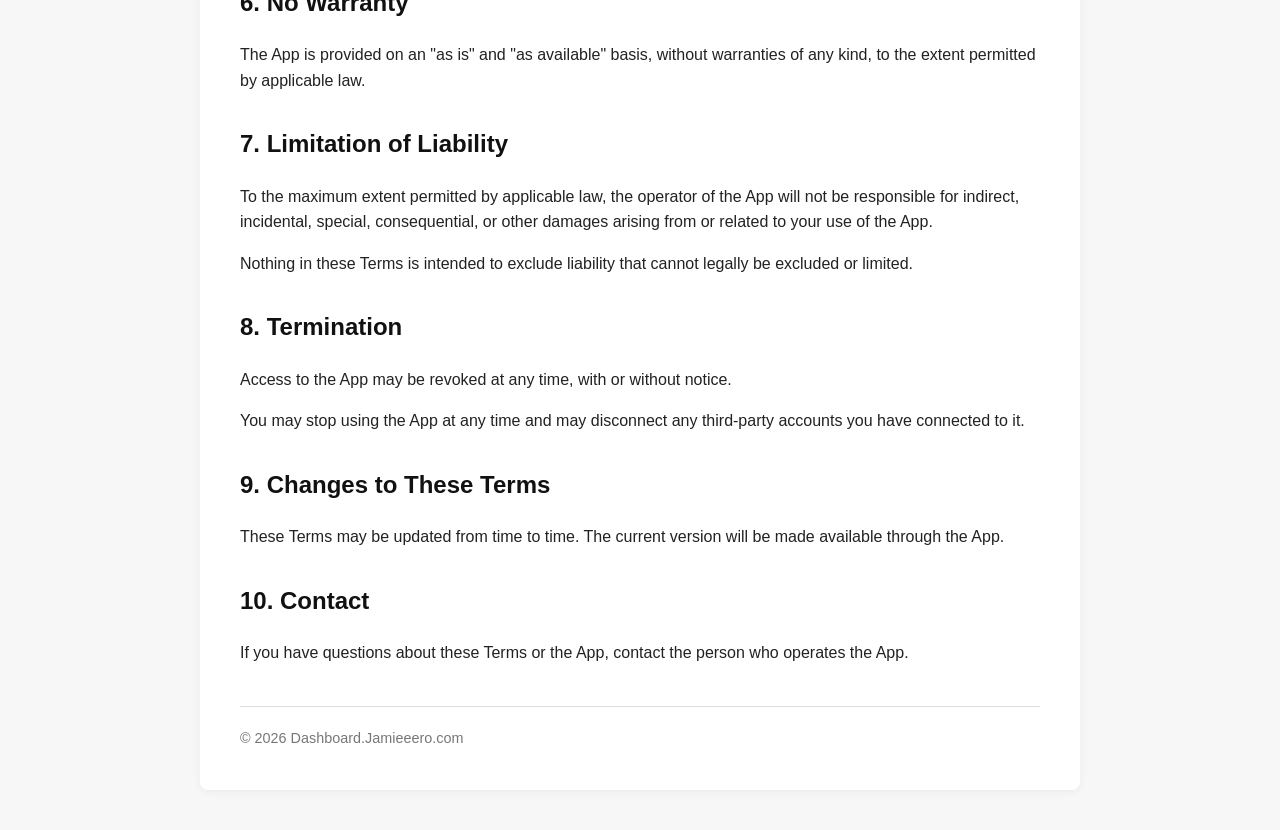
<file: terms.html>
<!DOCTYPE html>
<html lang="en">
<head>
    <meta charset="UTF-8">
    <meta name="viewport" content="width=device-width, initial-scale=1.0">
    <title>Terms of Service — Dashboard.Jamieeero.com</title>
    <style>
        body {
          font-family: Arial, sans-serif;
          line-height: 1.6;
          color: #222;
          background: #f7f7f7;
          margin: 0;
          padding: 0;
        }

        main {
          max-width: 800px;
          margin: 40px auto;
          padding: 40px;
          background: #fff;
          border-radius: 8px;
          box-shadow: 0 2px 10px rgba(0, 0, 0, 0.05);
        }

        h1, h2 {
          color: #111;
        }

        h1 {
          margin-top: 0;
        }

        h2 {
          margin-top: 32px;
        }

        .updated {
          color: #666;
          font-size: 0.9rem;
        }

        a {
          color: #2563eb;
        }

        footer {
          margin-top: 40px;
          padding-top: 20px;
          border-top: 1px solid #ddd;
          color: #777;
          font-size: 0.9rem;
        }
    </style>
</head>
<body>
<main>
    <h1>Terms of Service</h1>
    <p class="updated">Last updated: September 21, 2026</p>

    <p>
        These Terms of Service ("Terms") govern your use of
        Dashboard.Jamieeero.com ("the App").
    </p>

    <p>
        The App is privately operated and intended primarily for personal
        use and for a small group of friends and family members.
    </p>

    <p>
        By using the App, you agree to these Terms.
    </p>

    <h2>1. Use of the App</h2>

    <p>
        You may use the App only for lawful purposes and only if you have
        been authorized to access it.
    </p>

    <p>
        You are responsible for maintaining the security of any account,
        credentials, API keys, or access tokens associated with your use
        of the App.
    </p>

    <p>You must not:</p>

    <ul>
        <li>Attempt to access another person's accounts or information without authorization.</li>
        <li>Circumvent authentication or security controls.</li>
        <li>Use the App to violate the terms or policies of connected third-party services.</li>
        <li>Interfere with the operation or security of the App.</li>
        <li>Use the App for unlawful purposes.</li>
    </ul>

    <h2>2. Connected Services</h2>

    <p>
        The App may connect to third-party services such as Notion and
        Google/Gmail.
    </p>

    <p>
        By connecting a third-party account, you authorize the App to access
        the information and permissions necessary to provide its functionality.
    </p>

    <p>
        You are responsible for ensuring that you have permission to provide
        the App with access to any third-party account or information you
        connect.
    </p>

    <p>
        Your use of third-party services is also governed by the terms and
        policies of those services.
    </p>

    <h2>3. Availability</h2>

    <p>
        The App is provided as a personal project and may be modified,
        interrupted, or discontinued at any time.
    </p>

    <p>
        There is no guarantee that the App will always be available or that
        its features will remain unchanged.
    </p>

    <h2>4. Accuracy and Data</h2>

    <p>
        The App may retrieve, process, organize, or display information from
        third-party services.
    </p>

    <p>
        The App does not guarantee that information displayed by the App will
        always be complete, accurate, current, or available.
    </p>

    <p>
        You remain responsible for the original information stored in your
        connected services.
    </p>

    <h2>5. Security</h2>

    <p>
        Reasonable efforts may be made to protect the App and information
        accessible through it. However, no application, computer system, or
        internet connection is completely secure.
    </p>

    <p>
        You use the App at your own discretion and risk.
    </p>

    <h2>6. No Warranty</h2>

    <p>
        The App is provided on an "as is" and "as available" basis, without
        warranties of any kind, to the extent permitted by applicable law.
    </p>

    <h2>7. Limitation of Liability</h2>

    <p>
        To the maximum extent permitted by applicable law, the operator of
        the App will not be responsible for indirect, incidental, special,
        consequential, or other damages arising from or related to your use
        of the App.
    </p>

    <p>
        Nothing in these Terms is intended to exclude liability that cannot
        legally be excluded or limited.
    </p>

    <h2>8. Termination</h2>

    <p>
        Access to the App may be revoked at any time, with or without notice.
    </p>

    <p>
        You may stop using the App at any time and may disconnect any
        third-party accounts you have connected to it.
    </p>

    <h2>9. Changes to These Terms</h2>

    <p>
        These Terms may be updated from time to time. The current version
        will be made available through the App.
    </p>

    <h2>10. Contact</h2>

    <p>
        If you have questions about these Terms or the App, contact the
        person who operates the App.
    </p>

    <footer>
        &copy; 2026 Dashboard.Jamieeero.com
    </footer>
</main>
</body>
</html>
</file>
<file: styles.css>
:root {

    --color-bg: #ffffff;
    --color-text: #1a1a1a;
    --color-muted: #5c5c5c;
    --color-border: #e0e0e0;
    --color-accent: #1a1a1a;
    --color-shadow: rgba(0, 0, 0, 0.08);


    --font-body: -apple-system, BlinkMacSystemFont, "Segoe UI", Roboto, Helvetica, Arial, sans-serif;
    --font-mono: ui-monospace, "SFMono-Regular", Menlo, Consolas, "Liberation Mono", monospace;
    --font-size-base: 1rem;
    --line-height-base: 1.6;


    --container-width: 820px;
    --title-width: 840px;
    --space-1: 0.5rem;
    --space-2: 1rem;
    --space-3: 1.5rem;
    --space-4: 2.5rem;
    --space-5: 4rem;
    --space-6: 6rem;

    --header-height: 64px;
    --progress-height: 3px;
}

@media (prefers-color-scheme: dark) {
    :root:not([data-theme="light"]) {
        --color-bg: #121212;
        --color-text: #ececec;
        --color-muted: #a0a0a0;
        --color-border: #2a2a2a;
        --color-accent: #ececec;
        --color-shadow: rgba(0, 0, 0, 0.35);
    }
}

/* manual toggle overrides win regardless of OS preference */
:root[data-theme="dark"] {
    --color-bg: #121212;
    --color-text: #ececec;
    --color-muted: #a0a0a0;
    --color-border: #2a2a2a;
    --color-accent: #ececec;
    --color-shadow: rgba(0, 0, 0, 0.35);
}

:root[data-theme="light"] {
    --color-bg: #ffffff;
    --color-text: #1a1a1a;
    --color-muted: #5c5c5c;
    --color-border: #e0e0e0;
    --color-accent: #1a1a1a;
    --color-shadow: rgba(0, 0, 0, 0.08);
}


*,
*::before,
*::after {
    box-sizing: border-box;
}

html {
    -webkit-text-size-adjust: 100%;
    scroll-behavior: smooth;
}

body {
    margin: 0;
    font-family: var(--font-body);
    font-size: var(--font-size-base);
    line-height: var(--line-height-base);
    color: var(--color-text);
    background-color: var(--color-bg);
    transition: background-color 0.3s ease, color 0.3s ease;
}

img,
picture,
svg {
    max-width: 100%;
    display: block;
}

a {
    color: inherit;
}

h1, h2, h3, h4 {
    line-height: 1.25;
    margin: 0 0 var(--space-2);
    overflow-wrap: break-word;
}

h1, h2 {
    /* was a fixed `width`, which forced an 840px-wide box even on
       phones and pushed text past the viewport edge instead of
       wrapping. max-width caps it on desktop; width:100% lets it
       shrink to fit narrow screens. */
    width: 100%;
    max-width: var(--title-width);
}

p {
    margin: 0 0 var(--space-2);
    overflow-wrap: break-word;
}

ul {
    margin: 0;
    padding: 0;
    list-style: none;
}


@media (prefers-reduced-motion: reduce) {
    html {
        scroll-behavior: auto;
    }
    * {
        animation-duration: 0.001ms !important;
        animation-iteration-count: 1 !important;
        transition-duration: 0.001ms !important;
    }
}


a:focus-visible,
button:focus-visible {
    outline: 2px solid var(--color-accent);
    outline-offset: 2px;
}


.sr-only {
    position: absolute;
    width: 1px;
    height: 1px;
    padding: 0;
    margin: -1px;
    overflow: hidden;
    clip: rect(0, 0, 0, 0);
    white-space: nowrap;
    border: 0;
}


.skip-link {
    position: absolute;
    left: -9999px;
    top: 0;
    background: var(--color-bg);
    color: var(--color-text);
    padding: var(--space-1) var(--space-2);
    z-index: 1200;
}

.skip-link:focus {
    left: var(--space-2);
    top: var(--space-2);
}


.container {
    width: 100%;
    max-width: var(--container-width);
    margin-inline: auto;
    padding-inline: var(--space-2);
}

.container-title {
    width: 100%;
    max-width: var(--title-width);
    margin-inline: auto;
    padding-inline: var(--space-2);
}

.section {
    padding-block: var(--space-5);
    border-bottom: 1px solid var(--color-border);
}

.section:last-of-type {
    border-bottom: none;
}


/* ---- scroll progress bar ---- */
.scroll-progress {
    position: fixed;
    top: 0;
    left: 0;
    height: var(--progress-height);
    width: 0%;
    background-color: var(--color-accent);
    z-index: 1101;
    transition: width 0.12s ease-out;
}

@media (prefers-reduced-motion: reduce) {
    .scroll-progress {
        transition: none;
    }
}


.site-header {
    position: sticky;
    top: 0;
    z-index: 100;
    background-color: var(--color-bg);
    border-bottom: 1px solid var(--color-border);
}

.header-inner {
    display: flex;
    align-items: center;
    justify-content: space-between;
    height: var(--header-height);
    padding-inline: var(--space-2);
}

@media (min-width: 1024px) {
    .header-inner {
        padding-inline: var(--space-4);
    }
}

.logo {
    font-weight: 600;
    text-decoration: none;
}

.nav-cluster {
    display: flex;
    align-items: center;
    gap: var(--space-2);
}

.primary-nav ul {
    display: flex;
    gap: var(--space-3);
}

.primary-nav a {
    position: relative;
    text-decoration: none;
    color: var(--color-muted);
    padding-bottom: 3px;
    transition: color 0.2s ease;
}

.primary-nav a::after {
    content: "";
    position: absolute;
    left: 0;
    bottom: 0;
    height: 1px;
    width: 0%;
    background-color: var(--color-text);
    transition: width 0.25s ease;
}

.primary-nav a:hover,
.primary-nav a:focus-visible {
    color: var(--color-text);
}

.primary-nav a:hover::after,
.primary-nav a:focus-visible::after {
    width: 100%;
}

.nav-toggle {
    display: none;
    flex-direction: column;
    justify-content: space-between;
    width: 24px;
    height: 18px;
    background: none;
    border: none;
    padding: 0;
    cursor: pointer;
}

.nav-toggle-bar {
    display: block;
    height: 2px;
    width: 100%;
    background-color: var(--color-text);
}


/* ---- dashboard link ---- */
.dashboard-link {
    display: inline-flex;
    align-items: center;
    justify-content: center;
    width: 34px;
    height: 34px;
    background: none;
    border: 1px solid var(--color-border);
    border-radius: 50%;
    cursor: pointer;
    color: var(--color-text);
    padding: 0;
    transition: border-color 0.2s ease, transform 0.3s ease;
}

.dashboard-link:hover {
    border-color: var(--color-text);
}

.dashboard-link:active {
    transform: scale(0.92);
}

.dashboard-link svg {
    width: 16px;
    height: 16px;
}


/* ---- hero ---- */
.hero {
    padding-block: var(--space-6);
}

.hero h1 {
    font-size: clamp(2rem, 5vw, 3rem);
    margin-bottom: var(--space-1);
    opacity: 0;
    animation: fade-up-in 0.7s ease forwards;
}

.hero-subtitle {
    color: var(--color-muted);
    font-size: 1.125rem;
    margin: 0;
    opacity: 0;
    animation: fade-up-in 0.6s ease forwards;
}

.hero-subtitle:nth-of-type(1) { animation-delay: 0.15s; }
.hero-subtitle:nth-of-type(2) { animation-delay: 0.3s; }
.hero-subtitle:nth-of-type(3) { animation-delay: 0.45s; }

@keyframes fade-up-in {
    from {
        opacity: 0;
        transform: translateY(14px);
    }
    to {
        opacity: 1;
        transform: none;
    }
}


/* ---- scroll reveal (project cards, gallery entries, etc.) ---- */
.reveal.reveal-init {
    opacity: 0;
    transform: translateY(28px);
}

.reveal {
    transition: opacity 0.6s ease, transform 0.6s ease;
    transition-delay: var(--reveal-delay, 0s);
}

.reveal.reveal-init.is-visible {
    opacity: 1;
    transform: none;
}


.project-list {
    display: flex;
    flex-direction: column;
    gap: var(--space-4);
}

.project {
    position: relative;
    display: flex;
    align-items: flex-end;
    min-height: 220px;
    padding: var(--space-3);
    margin-inline: calc(var(--space-3) * -1);
    border-radius: 10px;
    overflow: hidden;
    background-color: var(--color-border);
    transition: transform 0.25s ease, box-shadow 0.25s ease;
}

.project-thumb {
    position: absolute;
    inset: 0;
    z-index: 0;
    width: 100%;
    height: 100%;
    background-color: var(--color-border);
}

.project-thumb img {
    width: 100%;
    height: 100%;
    object-fit: cover;
    object-position: 50% 50%;
    transform: scale(1.1);          /* creates horizontal room to pan into */
    transform-origin: -70% 50%;      /* shifts the visible crop rightward */
    display: block;
}

/* horizontal fade so the image "flows" behind the text instead of
   competing with it — solid near the copy, transparent toward the image */
.project::before {
    content: "";
    position: absolute;
    inset: 0;
    z-index: 1;
    background:
        linear-gradient(to top,
            var(--color-bg) 0%,
            transparent 65%),
        linear-gradient(to right,
            var(--color-bg) 0%,
            var(--color-bg) 42%,
            transparent 90%);
    pointer-events: none;
}

.project-body {
    position: relative;
    z-index: 2;
    flex: 1;
    min-width: 0;
    text-shadow: 0 1px 12px var(--color-bg);
}

.project:hover,
.project:focus-within {
    transform: translateY(-4px);
    box-shadow: 0 12px 28px var(--color-shadow);
}

.project h3 {
    margin-bottom: var(--space-1);
}

.project h3 a {
    text-decoration: none;
}

.project h3 a:hover,
.project h3 a:focus-visible {
    text-decoration: underline;
}

.project-meta {
    display: flex;
    flex-wrap: wrap;
    gap: var(--space-1) var(--space-2);
    color: var(--color-muted);
    font-size: 0.875rem;
}

.skills-list {
    display: flex;
    flex-wrap: wrap;
    gap: var(--space-1) var(--space-3);
    color: var(--color-muted);
}


.continue-link {
    display: inline-flex;
    align-items: center;
    gap: var(--space-1);
    margin-top: var(--space-1);
    padding: var(--space-2) var(--space-3);
    margin-inline: calc(var(--space-3) * -1);
    border-radius: 10px;
    text-decoration: none;
    font-weight: 600;
    color: var(--color-text);
    transition: transform 0.25s ease, box-shadow 0.25s ease, background-color 0.25s ease;
}

.continue-link:hover,
.continue-link:focus-visible {
    transform: translateY(-4px);
    box-shadow: 0 12px 28px var(--color-shadow);
    background-color: var(--color-border);
}

.continue-link .arrow {
    transition: transform 0.25s ease;
}

.continue-link:hover .arrow,
.continue-link:focus-visible .arrow {
    transform: translateX(4px);
}

/* ---- timeline page ---- */
.timeline {
    position: relative;
    list-style: none;
    margin: 0;
    padding: 0;
    padding-left: var(--space-4);
}

.timeline::before {
    content: "";
    position: absolute;
    top: 0.4rem;
    bottom: 0.4rem;
    left: 0.5rem;
    width: 2px;
    background-color: var(--color-border);
}

.timeline-entry {
    position: relative;
    padding-bottom: var(--space-4);
}

.timeline-entry:last-child {
    padding-bottom: 0;
}

.timeline-entry::before {
    content: "";
    position: absolute;
    left: 0.5rem;
    top: 0.4rem;
    transform: translateX(-650%);
    width: 10px;
    height: 10px;
    border-radius: 50%;
    background-color: var(--color-accent);
    box-shadow: 0 0 0 4px var(--color-bg);
}

.timeline-era {
    display: inline-block;
    font-family: var(--font-mono);
    font-size: 0.75rem;
    letter-spacing: 0.08em;
    text-transform: uppercase;
    color: var(--color-muted);
    margin-bottom: var(--space-1);
}

.timeline-entry h3 {
    margin-bottom: var(--space-1);
}

.timeline-entry p {
    margin-bottom: var(--space-1);
}


.contact-list {
    display: flex;
    flex-direction: column;
    gap: var(--space-1);
}

.contact-list a {
    text-decoration: none;
}

.contact-list a:hover,
.contact-list a:focus-visible {
    text-decoration: underline;
}


.gallery-section {
    padding-inline: var(--space-2);
    display: flex;
    flex-direction: column;
    gap: var(--space-5);
}

@media (min-width: 1024px) {
    .gallery-section {
        padding-inline: var(--space-4);
    }
}

.gallery-entry {
    margin: 0;
    display: flex;
    align-items: center;
    gap: var(--space-4);
}

.gallery-entry.is-reverse {
    flex-direction: row-reverse;
}

.gallery-image {
    flex-shrink: 0;
    overflow: hidden;
    border-radius: 6px;
}

.gallery-placeholder {
    width: 100%;
    background-color: var(--color-border);
    transition: transform 0.5s ease;
}

.gallery-item img {
    width: 100%;
    height: 100%;
    object-fit: cover;
    display: block;
    transition: transform 0.5s ease;
}

.gallery-entry:hover .gallery-placeholder,
.gallery-entry:hover .gallery-item img {
    transform: scale(1.04);
}

.gallery-caption {
    flex: 1;
    min-width: 0;
}

.gallery-index {
    display: inline-block;
    font-family: var(--font-mono);
    font-size: 0.75rem;
    letter-spacing: 0.08em;
    text-transform: uppercase;
    color: var(--color-muted);
    border-top: 2px solid var(--color-accent);
    padding-top: var(--space-1);
    margin-bottom: var(--space-1);
}

.gallery-caption p {
    color: var(--color-muted);
    margin: 0;
}

/* Size modifiers: how much of the row the image claims.
   The caption fills whatever's left, so a "bigger" image
   reads as visually dominant and a "smaller" one leaves
   more room for text. Aspect ratio is set per size to
   roughly match the kind of shot (wide vs tall). */

.gallery-entry--large .gallery-image {
    width: 70%;
}
.gallery-entry--large .gallery-placeholder {
    aspect-ratio: 16 / 9;
}

.gallery-entry--medium .gallery-image {
    width: 52%;
}
.gallery-entry--medium .gallery-placeholder {
    aspect-ratio: 4 / 3;
}

.gallery-entry--small .gallery-image {
    width: 34%;
}
.gallery-entry--small .gallery-placeholder {
    aspect-ratio: 3 / 4;
}



.site-footer {
    padding-block: var(--space-3);
}

.site-footer p {
    margin: 0;
    color: var(--color-muted);
    font-size: 0.875rem;
}

@media (max-width: 640px) {
    .nav-toggle {
        display: flex;
    }

    .primary-nav {
        position: absolute;
        top: var(--header-height);
        left: 0;
        right: 0;
        background-color: var(--color-bg);
        border-bottom: 1px solid var(--color-border);
        max-height: 0;
        overflow: hidden;
        transition: max-height 0.2s ease;
    }

    .primary-nav.is-open {
        max-height: 300px;
    }

    .primary-nav ul {
        flex-direction: column;
        gap: 0;
        padding: var(--space-2);
    }

    .primary-nav li {
        padding-block: var(--space-1);
    }

    .section {
        padding-block: var(--space-4);
    }

    .hero {
        padding-block: var(--space-5);
    }

    .project,
    .continue-link {
        margin-inline: 0;
    }

    .project {
        min-height: 160px;
    }

    .project::before {
        background:
            linear-gradient(to top,
                var(--color-bg) 0%,
                transparent 70%),
            linear-gradient(to right,
                var(--color-bg) 0%,
                var(--color-bg) 55%,
                transparent 95%);
    }

    .gallery-entry,
    .gallery-entry.is-reverse {
        flex-direction: column;
        align-items: stretch;
        gap: var(--space-2);
    }

    .gallery-entry--large .gallery-image,
    .gallery-entry--medium .gallery-image,
    .gallery-entry--small .gallery-image {
        width: 100%;
    }

    .gallery-entry--small .gallery-placeholder {
        aspect-ratio: 4 / 3;
    }
}

.pdf-viewer {
    width: 100%;
    margin-top: 2rem; /* Optional: adds space between the link and the PDF */
}

.pdf-embed {
    width: 100%;
    height: 100vh; /* Makes the PDF exactly as tall as the user's screen */
    min-height: 800px; /* Ensures it doesn't get too small on short screens */
    border: none;
    display: block;
}
</file>
